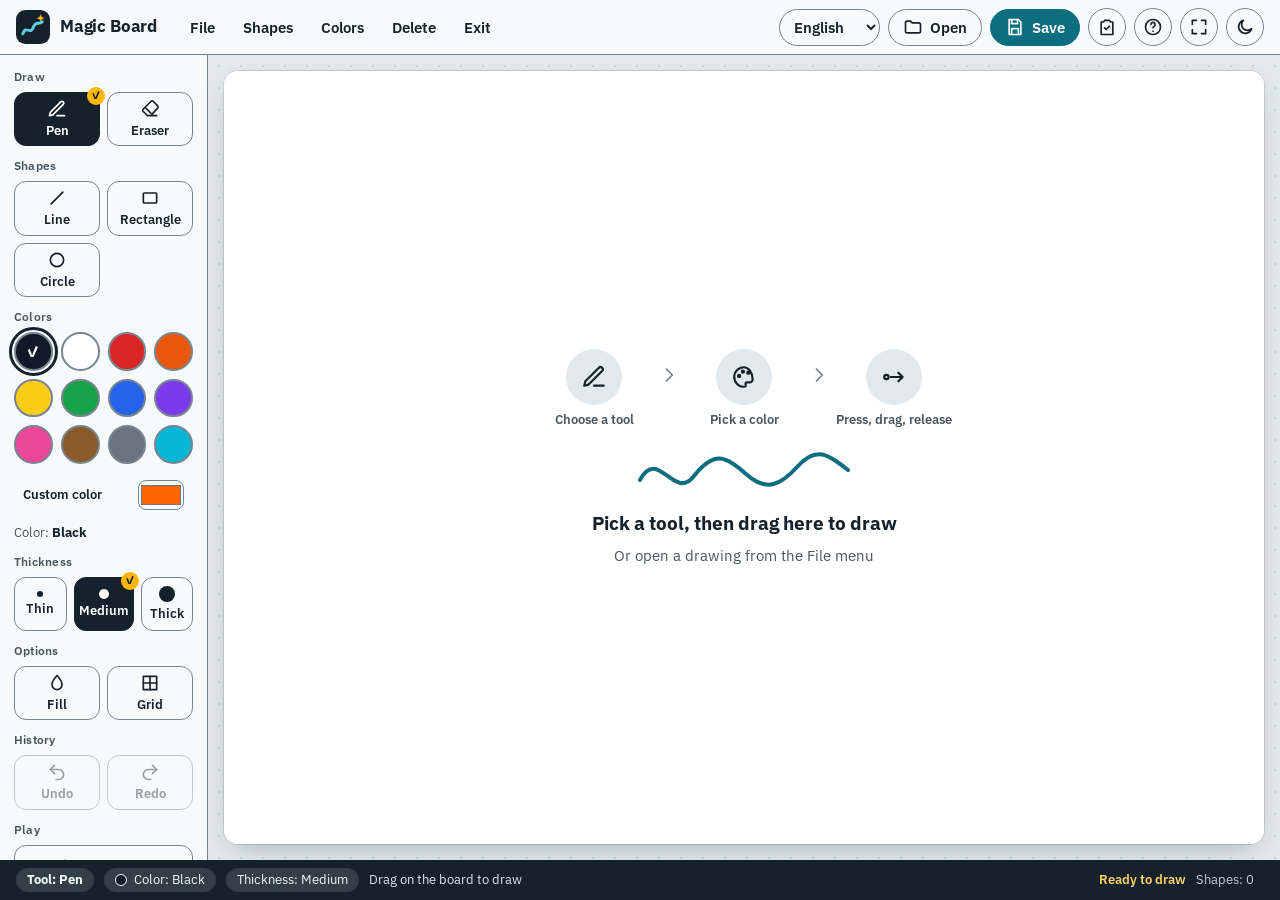
<file: index.html>
<!DOCTYPE html>
<html lang="en">
<head>
<meta charset="UTF-8">
<meta name="viewport" content="width=device-width, initial-scale=1">
<meta name="description" content="Magic Board: a drawing board with a toolbar, menus, undo and a trace game. HMI PW2, L3 Computer Science, Biskra University.">
<meta name="theme-color" content="#0b6e7f">
<title>Magic Board</title>
<link rel="icon" href="data:image/svg+xml,%3Csvg xmlns='http://www.w3.org/2000/svg' viewBox='0 0 40 40'%3E%3Crect width='40' height='40' rx='11' fill='%2315222c'/%3E%3Cpath d='M8 28c4-11 8 2 12-7s6-3 11-7' fill='none' stroke='%235fd0dd' stroke-width='3.4' stroke-linecap='round'/%3E%3Cpath d='M29 5l1.4 3.2 3.2 1.4-3.2 1.4L29 14.2l-1.4-3.2-3.2-1.4 3.2-1.4z' fill='%23ffb703'/%3E%3C/svg%3E">
<link rel="preconnect" href="https://fonts.googleapis.com">
<link rel="preconnect" href="https://fonts.gstatic.com" crossorigin>
<link rel="stylesheet" href="https://fonts.googleapis.com/css2?family=IBM+Plex+Sans:wght@400;500;600;700&family=IBM+Plex+Sans+Arabic:wght@400;500;600;700&display=swap">
<link rel="stylesheet" href="style.css">
</head>
<body>
<noscript><p style="padding:24px">Magic Board needs JavaScript. Please enable it and reload.</p></noscript>

<!-- ZONE 1: MENU BAR -->
<header class="menubar">
  <div class="brand">
    <svg class="logo-mark" viewBox="0 0 40 40" aria-hidden="true"><rect width="40" height="40" rx="11" fill="#15222c"/><path d="M8 28c4-11 8 2 12-7s6-3 11-7" fill="none" stroke="#5fd0dd" stroke-width="3.4" stroke-linecap="round"/><path d="M29 5l1.4 3.2 3.2 1.4-3.2 1.4L29 14.2l-1.4-3.2-3.2-1.4 3.2-1.4z" fill="#ffb703"/></svg>
    <span class="brand-name">Magic Board</span>
  </div>
  <nav class="menus" role="menubar">
    <div class="menu"><button class="menu-btn" aria-haspopup="true" aria-expanded="false" data-t="file"></button><div class="dropdown" role="menu">
      <button role="menuitem" data-act="open" data-i="open"><span data-t="openDrawing"></span><kbd>Ctrl+O</kbd></button>
      <button role="menuitem" data-act="save" data-i="save"><span data-t="savePNG"></span><kbd>Ctrl+S</kbd></button>
      <button role="menuitem" data-act="project" data-i="save"><span data-t="saveProject"></span></button><hr>
      <button role="menuitem" data-act="copy" data-i="copy"><span data-t="copyImage"></span></button>
      <button role="menuitem" data-act="share" data-i="share"><span data-t="share"></span></button></div></div>
    <div class="menu"><button class="menu-btn" aria-haspopup="true" aria-expanded="false" data-t="shapes"></button><div class="dropdown" id="menu-shapes" role="menu"></div></div>
    <div class="menu"><button class="menu-btn" aria-haspopup="true" aria-expanded="false" data-t="colors"></button><div class="dropdown" id="menu-colors" role="menu"></div></div>
    <div class="menu"><button class="menu-btn" aria-haspopup="true" aria-expanded="false" data-t="delete"></button><div class="dropdown" role="menu">
      <button role="menuitem" data-act="undo" data-i="undo"><span data-t="undo"></span><kbd>Ctrl+Z</kbd></button>
      <button role="menuitem" data-act="redo" data-i="redo"><span data-t="redo"></span><kbd>Ctrl+Y</kbd></button><hr>
      <button role="menuitem" data-act="clear" data-i="trash" class="danger-item"><span data-t="clearBoard"></span></button></div></div>
    <div class="menu"><button class="menu-btn" aria-haspopup="true" aria-expanded="false" data-t="exit"></button><div class="dropdown" role="menu">
      <button role="menuitem" data-act="save" data-i="save"><span data-t="saveDrawing"></span><kbd>Ctrl+S</kbd></button>
      <button role="menuitem" data-act="exit" data-i="exit"><span data-t="exitCmd"></span><kbd>Ctrl+Q</kbd></button></div></div>
  </nav>
  <span class="spacer"></span>
  <select id="lang" aria-label="Language" title="Language"><option value="en">English</option><option value="ar">العربية</option><option value="fr">Français</option></select>
  <button class="pill" data-act="open" data-i="open" data-k="Ctrl+O"><span data-t="open"></span></button>
  <button class="pill primary" data-act="save" data-i="save" data-k="Ctrl+S"><span data-t="save"></span></button>
  <button class="round" data-act="notes" data-i="notes" data-tt="notes"></button>
  <button class="round" data-act="help" data-i="help" data-tt="guide" data-k="?"></button>
  <button class="round" data-act="full" data-i="full" data-tt="fullscreen"></button>
  <button class="round" data-act="theme" data-i="moon" data-tt="theme"></button>
</header>

<div class="main">
  <!-- ZONE 2: TOOLBAR -->
  <aside class="toolbar" aria-label="Toolbar">
    <section class="grp"><h2 data-t="draw"></h2><div class="grid" id="tb-draw"></div></section>
    <section class="grp"><h2 data-t="shapes"></h2><div class="grid" id="tb-shapes"></div></section>
    <section class="grp"><h2 data-t="colors"></h2><div class="swatches" id="tb-colors"></div>
      <label class="custom"><span data-t="custom"></span><input type="color" id="custom-color" value="#ff6600"></label>
      <p class="colorname"><span data-t="colorL"></span>: <b id="tb-colorname"></b></p></section>
    <section class="grp"><h2 data-t="thickness"></h2><div class="grid3" id="tb-size"></div></section>
    <section class="grp"><h2 data-t="options"></h2><div class="grid">
      <button class="tool" data-act="fill" data-i="fill" data-k="F"><span data-t="fill"></span></button>
      <button class="tool" data-act="grid" data-i="grid" data-k="G"><span data-t="grid"></span></button></div></section>
    <section class="grp"><h2 data-t="history"></h2><div class="grid">
      <button class="tool" data-act="undo" data-i="undo" data-tt="undo" data-k="Ctrl+Z"><span data-t="undo"></span></button>
      <button class="tool" data-act="redo" data-i="redo" data-tt="redo" data-k="Ctrl+Y"><span data-t="redo"></span></button></div></section>
    <section class="grp"><h2 data-t="play"></h2>
      <button class="tool wide" data-act="trace" data-i="target" data-k="T"><span data-t="trace"></span></button>
      <button class="tool danger wide" data-act="clear" data-i="trash" data-tt="clearBoard"><span data-t="clearAll"></span></button></section>
  </aside>

  <!-- ZONE 3: BOARD -->
  <main class="board">
    <canvas id="canvas" aria-label="Drawing board"></canvas>
    <div class="hint" id="hint" aria-hidden="true">
      <div class="how">
        <div class="how-step"><span class="bubble" data-i="pen"></span><small data-t="g1t"></small></div>
        <span class="arrow" data-i="next"></span>
        <div class="how-step"><span class="bubble" data-i="palette"></span><small data-t="g2t"></small></div>
        <span class="arrow" data-i="next"></span>
        <div class="how-step"><span class="bubble" data-i="drag"></span><small data-t="g3t"></small></div>
      </div>
      <svg class="squiggle" viewBox="0 0 220 60" width="220"><path d="M6 38c18-34 34 22 54-4s32-20 52-2 34 12 52-8 30-12 50 4" fill="none" stroke="currentColor" stroke-width="4" stroke-linecap="round" pathLength="1"/></svg>
      <b data-t="hintT"></b><span data-t="hintS"></span>
    </div>
    <div class="hud" id="hud" hidden>
      <div class="hud-text"><b id="hud-title"></b><span id="hud-sub"></span></div>
      <span class="time" id="hud-time"></span>
      <div class="bar" aria-hidden="true"><i id="hud-bar"></i></div>
      <div class="hud-actions">
        <button class="primary run-only" data-act="gstop" data-i="check" data-t="gStop"></button>
        <button class="primary done-only" data-act="trace" data-i="target" data-t="gAgain"></button>
        <button data-act="gclose" data-t="close"></button>
      </div>
    </div>
  </main>
</div>

<!-- ZONE 4: STATUS LINE -->
<footer class="status">
  <span id="st-tool" class="chip"></span><span id="st-color" class="chip"></span><span id="st-size" class="chip"></span>
  <span id="st-hint" class="next"></span>
  <span id="st-msg" class="msg" role="status" aria-live="polite"></span>
  <span id="st-count" class="count"></span><span id="st-pos" class="pos" aria-hidden="true"></span>
</footer>
<div class="toast" id="toast" role="status"></div>
<input type="file" id="file" accept=".json,image/*" hidden>

<dialog id="dlg-exit" aria-labelledby="exit-title"><h3 id="exit-title" data-t="exitT"></h3><p data-t="exitD"></p>
  <div class="actions"><button data-exit="keep" data-t="keep"></button><button data-exit="discard" data-t="discard"></button><button data-exit="save" class="primary" data-t="saveExit" autofocus></button></div></dialog>

<dialog id="dlg-guide" class="wide-dlg"><h3 data-t="guideT"></h3><p class="sub" data-t="guideS"></p>
  <ol class="steps">
    <li><b data-t="g1t"></b><span data-t="g1d"></span></li><li><b data-t="g2t"></b><span data-t="g2d"></span></li>
    <li><b data-t="g3t"></b><span data-t="g3d"></span></li><li><b data-t="g4t"></b><span data-t="g4d"></span></li>
    <li><b data-t="g5t"></b><span data-t="g5d"></span></li></ol>
  <div class="two"><div><h4 data-t="keysT"></h4><ul class="keys">
    <li><kbd>Ctrl+Z</kbd><span data-t="undo"></span></li><li><kbd>Ctrl+Y</kbd><span data-t="redo"></span></li>
    <li><kbd>Ctrl+S</kbd><span data-t="save"></span></li><li><kbd>Ctrl+O</kbd><span data-t="open"></span></li>
    <li><kbd>Ctrl+Q</kbd><span data-t="exitCmd"></span></li><li><kbd>P E L R C</kbd><span data-t="keyTools"></span></li>
    <li><kbd>F</kbd><span data-t="fill"></span></li><li><kbd>G</kbd><span data-t="grid"></span></li>
    <li><kbd>[ &nbsp;]</kbd><span data-t="thickness"></span></li><li><kbd>T</kbd><span data-t="trace"></span></li></ul></div>
  <div><h4 data-t="tipsT"></h4><ul class="tips"><li data-t="tip1"></li><li data-t="tip2"></li><li data-t="tip3"></li><li data-t="tip4"></li></ul></div></div>
  <div class="actions"><button class="primary" data-close data-t="back"></button></div></dialog>

<dialog id="dlg-notes" class="wide-dlg"><h3 data-t="notesT"></h3>
  <div class="tabs" role="tablist">
    <button role="tab" id="tab-zones" data-tab="zones" aria-selected="true" aria-controls="panel-zones" data-t="nz"></button>
    <button role="tab" id="tab-test" data-tab="test" aria-selected="false" aria-controls="panel-test" tabindex="-1" data-t="nt"></button>
    <button role="tab" id="tab-check" data-tab="check" aria-selected="false" aria-controls="panel-check" tabindex="-1" data-t="nc"></button>
  </div>
  <div class="panel" id="panel-zones" role="tabpanel" aria-labelledby="tab-zones">
    <ul class="zones">
      <li><span class="zn">1</span><div><b data-t="z1t"></b><span data-t="z1d"></span></div></li>
      <li><span class="zn">2</span><div><b data-t="z2t"></b><span data-t="z2d"></span></div></li>
      <li><span class="zn">3</span><div><b data-t="z3t"></b><span data-t="z3d"></span></div></li>
      <li><span class="zn">4</span><div><b data-t="z4t"></b><span data-t="z4d"></span></div></li>
    </ul>
  </div>
  <div class="panel" id="panel-test" role="tabpanel" aria-labelledby="tab-test" hidden>
    <p class="sub" data-t="testS"></p>
    <div class="checks">
      <label><input type="checkbox" data-chk="k1"><span data-t="k1"></span></label>
      <label><input type="checkbox" data-chk="k2"><span data-t="k2"></span></label>
      <label><input type="checkbox" data-chk="k3"><span data-t="k3"></span></label>
      <label><input type="checkbox" data-chk="k4"><span data-t="k4"></span></label>
      <label><input type="checkbox" data-chk="k5"><span data-t="k5"></span></label>
    </div>
    <small class="prog" data-prog="k"></small>
    <ul class="rules"><li data-t="r1"></li><li data-t="r2"></li><li data-t="r3"></li></ul>
    <label class="notes-l" for="notes-text" data-t="notesL"></label>
    <textarea id="notes-text" rows="3"></textarea>
  </div>
  <div class="panel" id="panel-check" role="tabpanel" aria-labelledby="tab-check" hidden>
    <div class="cols">
      <div><h4 data-t="cSee"></h4><div class="checks">
        <label><input type="checkbox" data-chk="c1"><span data-t="c1"></span></label>
        <label><input type="checkbox" data-chk="c2"><span data-t="c2"></span></label>
        <label><input type="checkbox" data-chk="c3"><span data-t="c3"></span></label>
        <label><input type="checkbox" data-chk="c4"><span data-t="c4"></span></label></div></div>
      <div><h4 data-t="cAct"></h4><div class="checks">
        <label><input type="checkbox" data-chk="c5"><span data-t="c5"></span></label>
        <label><input type="checkbox" data-chk="c6"><span data-t="c6"></span></label>
        <label><input type="checkbox" data-chk="c7"><span data-t="c7"></span></label>
        <label><input type="checkbox" data-chk="c8"><span data-t="c8"></span></label></div></div>
      <div><h4 data-t="cRec"></h4><div class="checks">
        <label><input type="checkbox" data-chk="c9"><span data-t="c9"></span></label>
        <label><input type="checkbox" data-chk="c10"><span data-t="c10"></span></label>
        <label><input type="checkbox" data-chk="c11"><span data-t="c11"></span></label>
        <label><input type="checkbox" data-chk="c12"><span data-t="c12"></span></label></div></div>
    </div>
    <small class="prog" data-prog="c"></small>
  </div>
  <div class="actions"><button class="primary" data-close data-t="close"></button></div></dialog>

<div class="goodbye" id="goodbye" hidden><h1 data-t="byeT"></h1><p data-t="byeD"></p><button class="primary" id="restart" data-t="restart"></button></div>
<script src="i18n.js"></script>
<script src="script.js"></script>
</body>
</html>
</file>
<file: style.css>
/* Magic Board: a desk, a sheet of paper, ink-blue tools and one teal accent.
   Layout: menu bar on top, tool panel at the left (a strip on phones), the board takes the rest, a dark status line at the bottom.
   Red is kept for "delete" only (Bastien & Scapin: significance of codes). */
:root{
  --desk:#e3eaed; --dots:#c9d4d9; --panel:#f7fafb; --ink:#15222c; --muted:#47565f; --line:#76858f; --soft:#e2e9ec;
  --accent:#0b6e7f; --on-accent:#ffffff; --sel-bg:#15222c; --sel-fg:#ffffff; --spark:#ffb703; --danger:#b42318;
  --status:#15222c; --on-status:#f2f7f8; --msg:#ffd166; --shadow:0 10px 28px -10px rgba(21,34,44,.35);
  --font:"IBM Plex Sans","IBM Plex Sans Arabic","Segoe UI",system-ui,-apple-system,sans-serif;
  --r:12px;
}
@media (prefers-color-scheme: dark){:root:not([data-theme="light"]){
  --desk:#0e161b; --dots:#1d2a32; --panel:#162128; --ink:#eef4f6; --muted:#b4c3cb; --line:#8091a0; --soft:#22313a;
  --accent:#5fd0dd; --on-accent:#08242a; --sel-bg:#5fd0dd; --sel-fg:#08242a; --danger:#ff8a80;
  --status:#0a1114; --on-status:#e8f0f2; --shadow:0 10px 28px -10px rgba(0,0,0,.7); color-scheme:dark}}
:root[data-theme="dark"]{
  --desk:#0e161b; --dots:#1d2a32; --panel:#162128; --ink:#eef4f6; --muted:#b4c3cb; --line:#8091a0; --soft:#22313a;
  --accent:#5fd0dd; --on-accent:#08242a; --sel-bg:#5fd0dd; --sel-fg:#08242a; --danger:#ff8a80;
  --status:#0a1114; --on-status:#e8f0f2; --shadow:0 10px 28px -10px rgba(0,0,0,.7); color-scheme:dark}

*{box-sizing:border-box}
html,body{height:100%;margin:0}
body{display:flex;flex-direction:column;font:15px/1.4 var(--font);background:var(--desk);color:var(--ink);overflow:hidden}
button{font:inherit;color:inherit;cursor:pointer}
button:focus-visible,input:focus-visible,select:focus-visible,textarea:focus-visible,summary:focus-visible{outline:3px solid var(--accent);outline-offset:2px}
button:disabled{opacity:.42;cursor:not-allowed}
.i{width:20px;height:20px;flex-shrink:0}
kbd{font-family:inherit}

/* ----- zone 1: menu bar ----- */
.menubar{display:flex;align-items:center;gap:8px;padding:8px 16px;background:var(--panel);border-bottom:1px solid var(--line);position:relative;z-index:20;flex-wrap:wrap}
.brand{display:flex;align-items:center;gap:10px;margin-inline-end:12px}
.logo-mark{width:34px;height:34px}
.brand-name{font-weight:700;font-size:17px;letter-spacing:-.01em}
.menus{display:flex;gap:2px}.menu{position:relative}
.menu-btn{background:none;border:0;border-radius:8px;padding:8px 13px;font-weight:600}
.menu-btn:hover{background:var(--soft)}
.menu.open .menu-btn{background:var(--accent);color:var(--on-accent)}
.spacer{flex:1}
.pill{display:flex;align-items:center;gap:7px;padding:7px 14px;border-radius:999px;border:1.5px solid var(--line);background:var(--panel);font-weight:600}
.pill:hover:not(:disabled),.round:hover:not(:disabled){background:var(--soft)}
.primary,.pill.primary{background:var(--accent);color:var(--on-accent);border-color:var(--accent);font-weight:600}
.primary:hover:not(:disabled),.pill.primary:hover:not(:disabled){filter:brightness(1.08);background:var(--accent)}
.round{width:38px;height:38px;display:grid;place-items:center;border-radius:50%;border:1.5px solid var(--line);background:var(--panel)}
select#lang{padding:7px 10px;border-radius:999px;border:1.5px solid var(--line);background:var(--panel);color:var(--ink);font:inherit;font-weight:600;cursor:pointer}

.dropdown{display:none;position:absolute;top:calc(100% + 6px);inset-inline-start:0;min-width:236px;background:var(--panel);border:1.5px solid var(--line);border-radius:var(--r);box-shadow:var(--shadow);padding:6px;animation:pop .14s}
.menu.open .dropdown{display:block}
.dropdown button{display:flex;align-items:center;gap:10px;width:100%;text-align:start;background:none;border:0;border-radius:8px;padding:9px 11px}
.dropdown button:hover:not(:disabled),.dropdown button:focus-visible{background:var(--soft)}
.dropdown kbd{margin-inline-start:auto;color:var(--muted);font-size:12px}
.dropdown hr{border:0;border-top:1px solid var(--soft);margin:5px 0}
.dropdown .sw{width:16px;height:16px;border-radius:5px;border:1.5px solid var(--line);flex-shrink:0}
.dropdown .sel{font-weight:700;background:var(--soft)}.dropdown .sel::after{content:"✓";margin-inline-start:auto}
.dropdown .danger-item{color:var(--danger)}
.menu-custom{display:flex;justify-content:space-between;align-items:center;padding:8px 11px;gap:12px}
.menu-custom input{width:44px;height:30px;padding:0;border:1.5px solid var(--line);border-radius:6px;background:none}
@keyframes pop{from{opacity:0;transform:translateY(-4px)}}

/* ----- zone 2: toolbar ----- */
.main{flex:1;display:flex;min-height:0}
.toolbar{width:208px;padding:2px 14px 14px;background:var(--panel);border-inline-end:1px solid var(--line);overflow-y:auto;flex-shrink:0}
.grp h2{font-size:12px;font-weight:600;color:var(--muted);margin:12px 0 6px;letter-spacing:.02em}
.grid{display:grid;grid-template-columns:1fr 1fr;gap:7px}.grid3{display:grid;grid-template-columns:repeat(3,1fr);gap:7px}
.tool{position:relative;display:flex;flex-direction:column;align-items:center;justify-content:center;gap:3px;min-height:54px;padding:6px 4px;background:var(--panel);border:1.5px solid var(--line);border-radius:var(--r);font-size:12.5px;font-weight:600;transition:background .12s,transform .12s}
.tool:hover:not(:disabled){background:var(--soft)}
.tool:active:not(:disabled){transform:scale(.96)}
.tool.sel{background:var(--sel-bg);color:var(--sel-fg);border-color:var(--sel-bg)}
.tool.sel[data-tool]::after,.tool.sel[data-size]::after{content:"✓";position:absolute;top:-6px;inset-inline-end:-6px;width:18px;height:18px;border-radius:50%;background:var(--spark);color:#15222c;font-size:11px;font-weight:700;display:grid;place-items:center;animation:tick .2s}
.tool.on{box-shadow:inset 0 0 0 2px var(--accent);color:var(--accent);background:var(--soft)}
.tool.danger{color:var(--danger);border-color:var(--danger)}
.tool.danger:hover:not(:disabled){background:var(--danger);color:var(--panel)}
.tool.wide{width:100%;margin-top:7px;flex-direction:row;gap:8px;min-height:46px;font-size:13px}
.grp>.tool.wide:first-of-type{margin-top:0}
.swatches{display:grid;grid-template-columns:repeat(4,1fr);gap:8px}
.swatch{aspect-ratio:1;min-height:36px;border-radius:50%;border:2px solid var(--line);position:relative;padding:0;transition:transform .12s}
.swatch:hover{transform:scale(1.08)}
.swatch.sel{outline:3px solid var(--ink);outline-offset:2px}
.swatch.sel::after{content:"✓";position:absolute;inset:0;display:grid;place-items:center;font-weight:700;color:var(--tick,#fff);animation:tick .2s}
.custom{display:flex;justify-content:space-between;align-items:center;margin-top:10px;padding:5px 8px;border-radius:10px;font-size:13px;font-weight:600;border:1.5px solid transparent}
.custom.sel{border-color:var(--ink)}
.custom input{width:46px;height:30px;border:1.5px solid var(--line);border-radius:8px;padding:0;background:none}
.colorname{margin:8px 0 0;font-size:13px;color:var(--muted)}.colorname b{color:var(--ink)}
.size-dot{display:block;border-radius:50%;background:currentColor}
@keyframes tick{from{transform:scale(0)}}

/* ----- zone 3: board ----- */
.board{flex:1;position:relative;min-width:0;padding:16px;background:radial-gradient(var(--dots) 1.2px,transparent 1.3px) 0 0/22px 22px,var(--desk)}
canvas{width:100%;height:100%;display:block;background:#fff;border-radius:14px;box-shadow:var(--shadow),0 0 0 1px rgba(21,34,44,.12);touch-action:none}
.clearing{animation:wipe .45s}
@keyframes wipe{30%{opacity:.2;transform:translateX(-6px)}60%{transform:translateX(6px)}}
.hint{position:absolute;inset:16px;display:flex;flex-direction:column;align-items:center;justify-content:center;gap:8px;color:#47565f;pointer-events:none;text-align:center;transition:opacity .3s;padding:12px}
.hint.hide{opacity:0}
.hint b{font-size:19px;color:#15222c}
.how{display:flex;align-items:flex-start;gap:6px;margin-bottom:6px}
.how-step{display:flex;flex-direction:column;align-items:center;gap:7px;width:118px}
.how-step small{font-size:12.5px;font-weight:600;color:#47565f;line-height:1.25}
.bubble{width:56px;height:56px;border-radius:50%;display:grid;place-items:center;background:#e2e9ec;color:#15222c}
.bubble .i{width:26px;height:26px}
.how .arrow{margin-top:16px;color:#76858f}
[dir=rtl] .how .arrow .i{transform:scaleX(-1)}
.squiggle{color:#0b6e7f}
.squiggle path{stroke-dasharray:1;stroke-dashoffset:1;animation:draw 2.4s .3s ease-out forwards}
@keyframes draw{to{stroke-dashoffset:0}}

.hud{position:absolute;top:30px;inset-inline:0;margin-inline:auto;width:max-content;max-width:calc(100% - 56px);display:grid;grid-template-columns:1fr auto;grid-template-areas:"text time" "bar bar" "act act";gap:6px 18px;align-items:center;padding:12px 16px;background:var(--panel);border:1.5px solid var(--line);border-radius:14px;box-shadow:var(--shadow);z-index:5}
.hud[hidden]{display:none}
.hud-text{grid-area:text;display:flex;flex-direction:column;min-width:0}.hud-text b{font-size:16px}.hud-text span{font-size:13px;color:var(--muted)}
.time{grid-area:time;font-size:22px;font-weight:700;font-variant-numeric:tabular-nums}
.bar{grid-area:bar;height:8px;border-radius:99px;background:var(--soft);overflow:hidden}.bar i{display:block;height:100%;width:100%;background:var(--accent);transition:width .2s linear}
.hud-actions{grid-area:act;display:flex;gap:8px;flex-wrap:wrap;margin-top:4px}
.hud-actions button{display:flex;align-items:center;gap:7px;padding:8px 14px;border-radius:10px;border:1.5px solid var(--line);background:var(--panel)}
.hud-actions .primary{background:var(--accent);border-color:var(--accent)}
.hud[data-mode=run] .done-only,.hud[data-mode=done] .run-only{display:none}
.hud[data-mode=done] .time,.hud[data-mode=done] .bar{display:none}

/* ----- zone 4: status line ----- */
.status{display:flex;gap:10px;align-items:center;padding:7px 16px;background:var(--status);color:var(--on-status);font-size:13px;flex-wrap:wrap;min-height:40px}
.chip{background:rgba(255,255,255,.13);padding:3px 11px;border-radius:999px;display:inline-flex;align-items:center;gap:7px;white-space:nowrap}
.chip i{width:12px;height:12px;border-radius:50%;border:1.5px solid #fff;display:inline-block}
#st-tool{font-weight:700}
.status .next{flex:1;min-width:140px;opacity:.92}
.status .msg{color:var(--msg);font-weight:600;min-width:0}
.status .count,.status .pos{opacity:.8;font-variant-numeric:tabular-nums;white-space:pre}

.toast{position:fixed;left:50%;bottom:64px;transform:translate(-50%,20px);background:var(--ink);color:var(--desk);padding:11px 18px;border-radius:12px;opacity:0;pointer-events:none;transition:.25s;display:flex;gap:16px;align-items:center;z-index:50;box-shadow:var(--shadow)}
.toast.show{opacity:1;transform:translate(-50%,0);pointer-events:auto}
.toast button{background:none;border:0;color:inherit;font-weight:700;text-decoration:underline;padding:2px 4px}

/* ----- dialogs ----- */
dialog{border:1.5px solid var(--line);border-radius:16px;background:var(--panel);color:var(--ink);padding:24px;max-width:460px;width:92vw;max-height:90vh;overflow:auto;box-shadow:var(--shadow)}
dialog::backdrop{background:rgba(10,17,20,.6)}
dialog h3{margin:0 0 8px;font-size:19px}dialog li{margin:6px 0}dialog h4{margin:4px 0 8px;font-size:14px}
dialog[open]{animation:dlg .22s ease-out}
@keyframes dlg{from{opacity:0;transform:translateY(8px) scale(.98)}}
.actions{display:flex;gap:8px;justify-content:flex-end;align-items:center;flex-wrap:wrap;margin-top:18px}
.actions button,.goodbye button{padding:10px 16px;border-radius:10px;border:1.5px solid var(--line);background:var(--panel)}
.actions .primary,.goodbye .primary{background:var(--accent);border-color:var(--accent)}
.wide-dlg{max-width:660px}.wide-dlg .actions{position:sticky;bottom:-24px;margin-bottom:-24px;padding:12px 0 24px;background:var(--panel)}.sub{color:var(--muted);margin:0 0 14px}
.steps{list-style:none;counter-reset:s;padding:0;margin:0 0 14px;display:grid;gap:8px}
.steps li{counter-increment:s;display:flex;flex-direction:column;gap:2px;margin:0;padding:10px 14px;padding-inline-start:54px;position:relative;background:var(--soft);border-radius:12px}
.steps li::before{content:counter(s);position:absolute;inset-inline-start:13px;top:50%;translate:0 -50%;width:30px;height:30px;border-radius:50%;display:grid;place-items:center;background:var(--sel-bg);color:var(--sel-fg);font-weight:700}
.steps span{color:var(--muted);font-size:13.5px}
.two,.cols{display:grid;grid-template-columns:1fr 1fr;gap:18px}.cols{grid-template-columns:repeat(3,1fr)}
.keys,.tips,.zones,.rules{list-style:none;padding:0;margin:0}
.keys li,.tips li{display:flex;gap:10px;align-items:center;margin:5px 0;font-size:13.5px}
.keys kbd{background:var(--soft);border:1px solid var(--line);border-radius:6px;padding:1px 7px;font:600 12px ui-monospace,Menlo,Consolas,monospace;min-width:74px;text-align:center}
.tips li{align-items:flex-start}.tips li::before{content:"";flex:none;width:8px;height:8px;margin-top:7px;border-radius:50%;background:var(--spark)}
.tabs{display:flex;gap:4px;border-bottom:1.5px solid var(--line);margin:12px 0 16px;flex-wrap:wrap}
.tabs button{background:none;border:0;padding:9px 14px;border-radius:9px 9px 0 0;font-weight:600;color:var(--muted);border-bottom:3px solid transparent;margin-bottom:-1.5px}
.tabs button[aria-selected=true]{color:var(--ink);border-bottom-color:var(--accent)}
.panel[hidden]{display:none}
.zones{display:grid;gap:10px}
.zones li{display:flex;gap:14px;align-items:flex-start;margin:0;padding:12px 14px;background:var(--soft);border-radius:12px}
.zones .zn{flex:none;width:28px;height:28px;border-radius:50%;display:grid;place-items:center;background:var(--spark);color:#15222c;font-weight:700}
.zones div{display:flex;flex-direction:column;gap:2px;min-width:0}.zones span:not(.zn){color:var(--muted);font-size:13.5px}
.checks{display:grid;gap:6px}
.checks label{display:flex;gap:10px;align-items:flex-start;padding:8px 10px;border-radius:10px;background:var(--soft);cursor:pointer;font-size:14px}
.checks input{width:20px;height:20px;margin:1px 0 0;flex:none;accent-color:var(--accent)}
.prog{display:block;margin-top:10px;color:var(--muted);font-weight:600}
.rules{margin:14px 0;padding:12px 14px;border-radius:12px;border:1.5px dashed var(--line);font-size:13.5px}
.notes-l{display:block;font-weight:600;margin:6px 0}
textarea{width:100%;font:inherit;color:var(--ink);background:var(--panel);border:1.5px solid var(--line);border-radius:10px;padding:10px;resize:vertical}
.goodbye{position:fixed;inset:0;background:var(--desk);display:flex;flex-direction:column;align-items:center;justify-content:center;gap:10px;z-index:100;text-align:center;padding:24px}.goodbye[hidden]{display:none}

/* ----- small screens: the toolbar becomes a strip above the board ----- */
@media (max-width:760px){
  body{overflow:auto}
  .main{flex-direction:column;min-height:calc(100dvh - 120px)}
  .toolbar{width:100%;display:flex;gap:16px;padding:6px 12px 10px;overflow-x:auto;overflow-y:hidden;border-inline-end:0;border-bottom:1px solid var(--line)}
  .grp{flex:none}.grp h2{margin:6px 0 5px}
  .grid,.grid3{display:flex}.tool{min-width:64px}.tool.wide{width:auto;margin-top:0;min-width:128px}
  .grp>.tool.wide:first-of-type{margin-top:0}
  .grp:last-child{display:flex;flex-wrap:wrap;gap:7px;align-content:flex-start;width:150px}.grp:last-child h2{width:100%}
  .swatches{grid-template-columns:repeat(6,36px)}
  .board{min-height:380px;padding:10px}.hint{inset:10px}
  .brand-name,#st-pos,.pill,.status .count{display:none}.menu-btn{padding:8px 9px}
  .how-step{width:92px}.hud{top:20px}
  .two,.cols{grid-template-columns:1fr}
}
@media (max-width:420px){.menubar{padding:6px 10px;gap:6px}.round{width:34px;height:34px}}
@media (prefers-reduced-motion:reduce){*,*::before,*::after{animation:none!important;transition:none!important}.squiggle path{stroke-dashoffset:0}}
</file>
